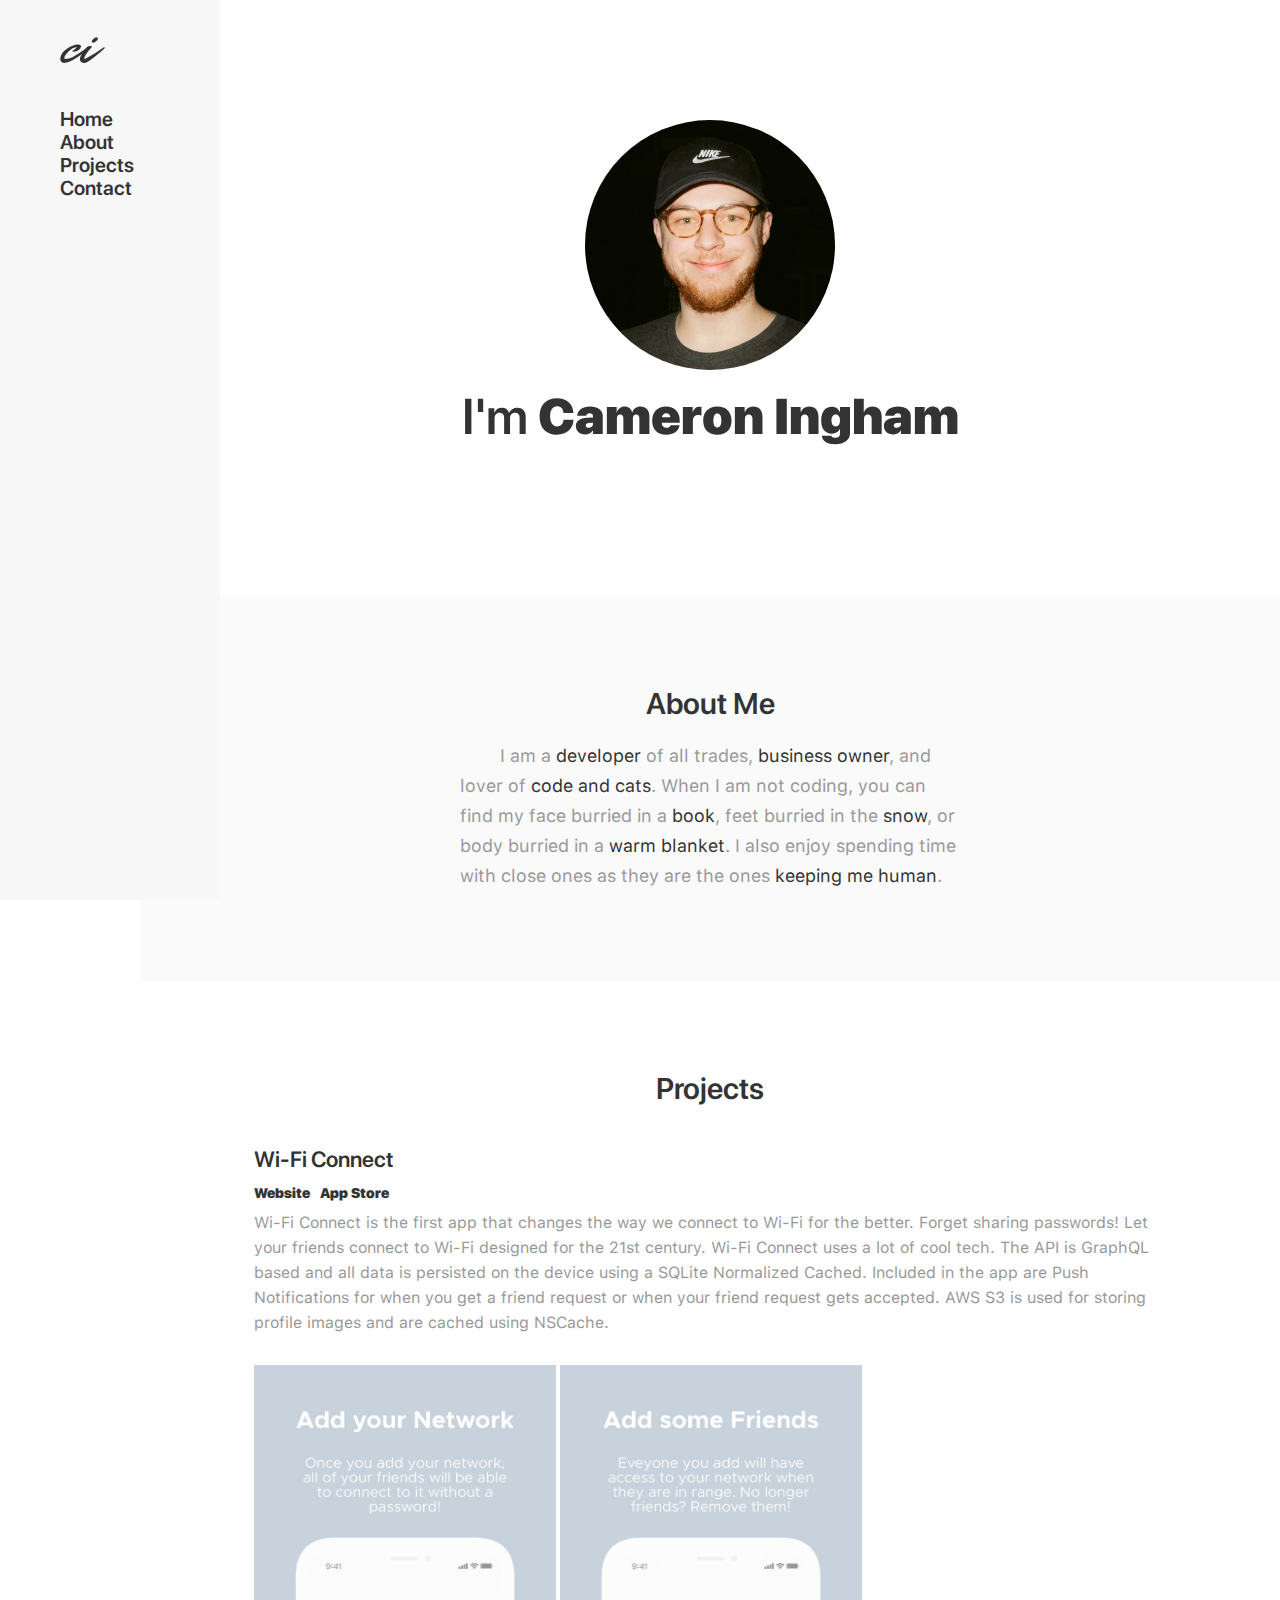
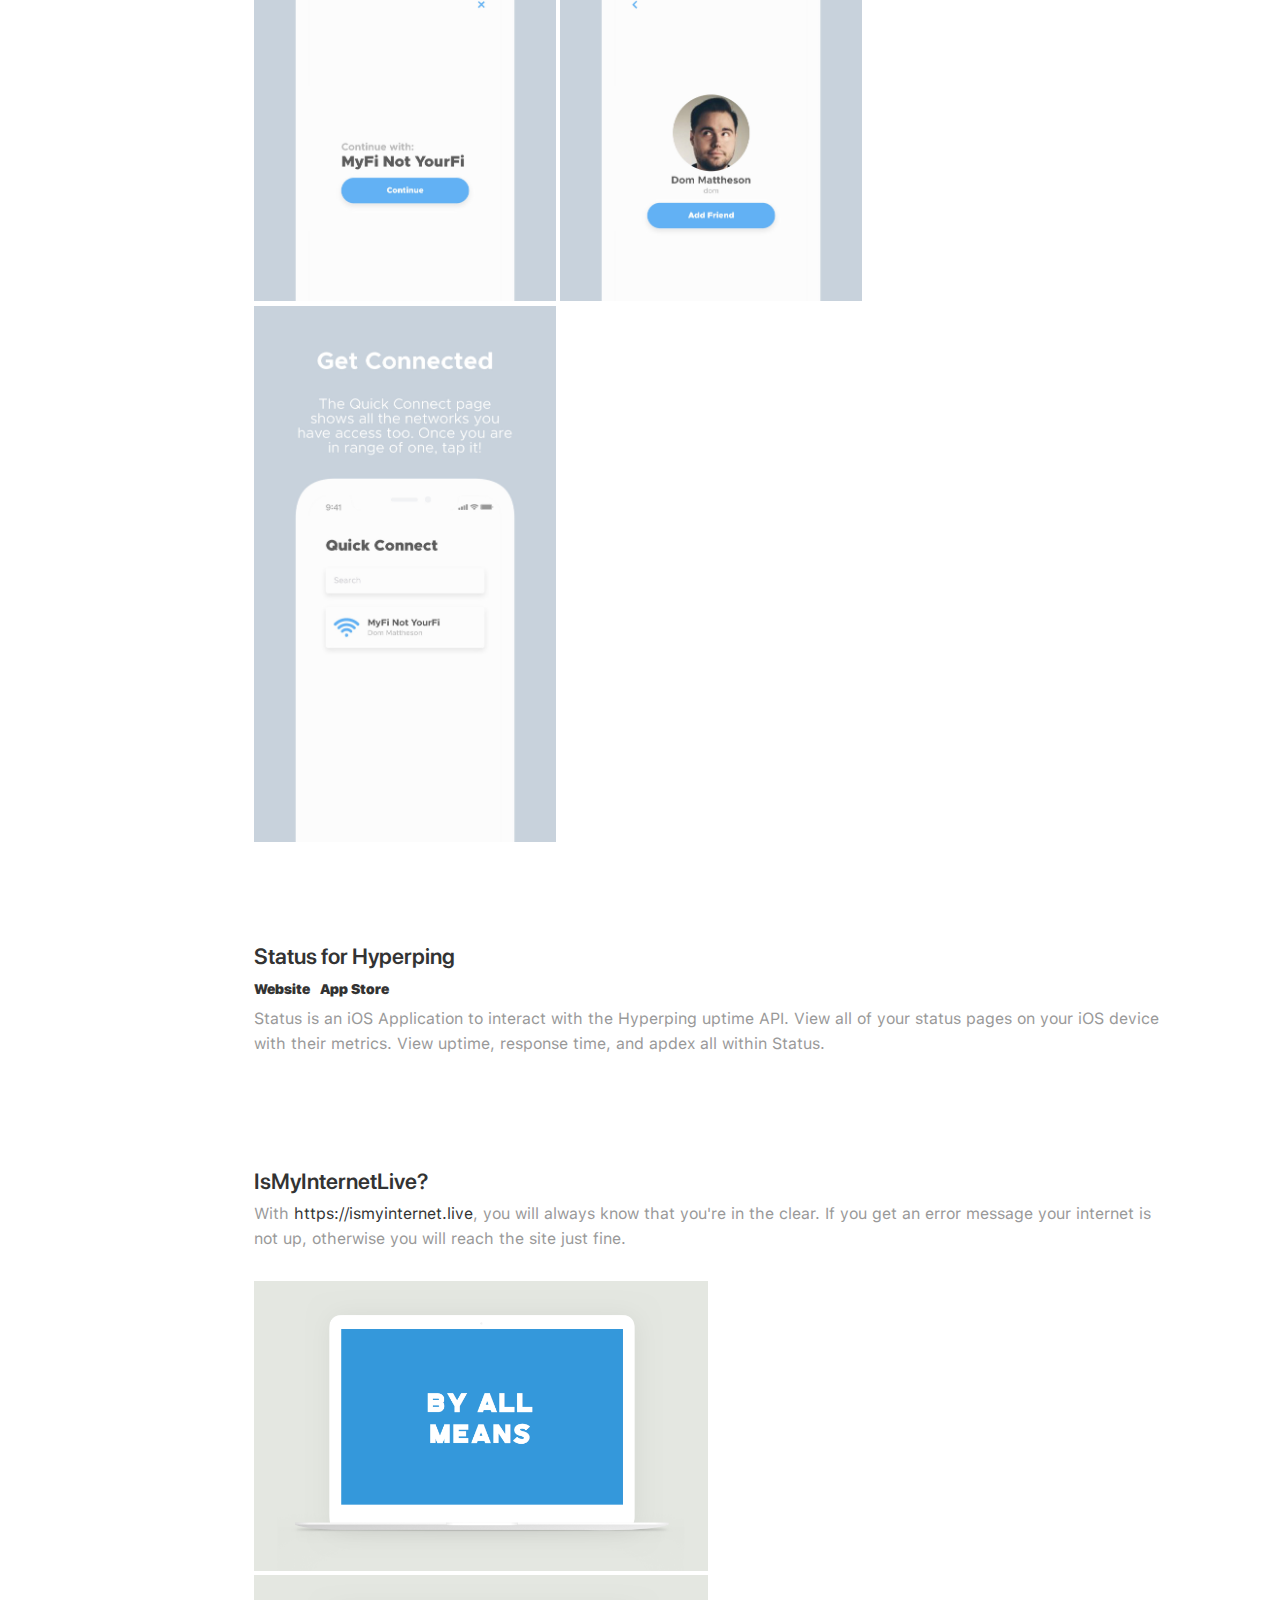
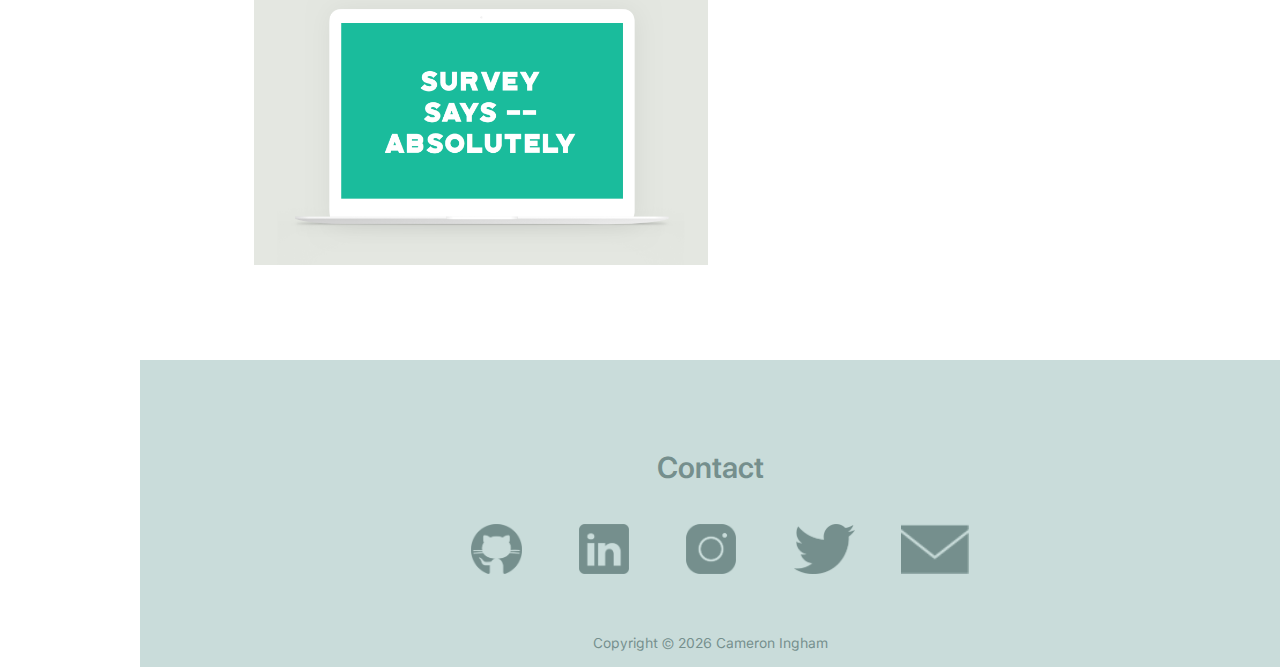
<file: index.html>
<!DOCTYPE html>
<html>
    <head>
        <title>Cameron Ingham</title>
        <link href="assets/styles/normalize.css" rel="stylesheet"/>
        <link href="assets/styles/main.css" rel="stylesheet">
        <link rel="shortcut icon" type="image/x-icon" href="assets/images/favicon.ico">
    </head>
    <body>
        <div id="header">
            <div class="navigation">
                <a href="https://www.cameroningham.com"><p class="logo">ci</p></a>
                <p class="nav"><a href="https://cameroningham.com">Home</a><br/><a href="#about">About</a><br/><a href="#projects">Projects</a><br/><a href="#contact">Contact</a></p>
            </div>
        </div>
        <div class="content">
            <div class="me">
                <img width="250px" src="assets/images/000672290014.jpg" draggable="false" style="-moz-user-select: none;"/><br/>
                <p class="title">I'm <span>Cameron Ingham</span></p>
            </div>
            <div id="about">
                <h1>About Me</h1>
                <p>I am a <a href="https://i.giphy.com/media/3o7qE1YN7aBOFPRw8E/giphy.webp">developer</a> of all trades, <a href="https://astranno.com">business owner</a>, and lover of <a href="https://rforcats.net/assets/img/programmer.png">code and cats</a>. When I am not coding, you can find my face burried in a <a href="https://www.recommendmeabook.com/">book</a>, feet burried in the <a href="https://www.tistheseasonto.be/snowing/">snow</a>, or body burried in a <a href="https://cdn4.vectorstock.com/i/1000x1000/71/68/pop-art-man-covered-in-warm-blanket-vector-20137168.jpg">warm blanket</a>. I also enjoy spending time with close ones as they are the ones <a href="https://en.wikipedia.org/wiki/Insanity">keeping me human</a>.</p>
            </div>
            <div id="projects">
                <h1>Projects</h1>
                <div class="project">
                    <p class="project-title"><a href="https://wificonnect.xyz">Wi-Fi Connect</a></p>
                    <p class="project-links"><a href="https://wificonnect.xyz">Website</a><a href="https://itunes.apple.com/us/app/wi-fi-connect/id1049217112">App Store</a></p>
                    <p class="project-description">Wi-Fi Connect is the first app that changes the way we connect to Wi-Fi for the better. Forget sharing passwords! Let your friends connect to Wi-Fi designed for the 21st century. Wi-Fi Connect uses a lot of cool tech. The API is GraphQL based and all data is persisted on the device using a SQLite Normalized Cached. Included in the app are Push Notifications for when you get a friend request or when your friend request gets accepted. AWS S3 is used for storing profile images and are cached using NSCache.</p>
                    <div class="project-images">
                        <img class="project-image" src="assets/images/projects/wificonnect/1.jpg" width="33.1%">
                        <img class="project-image" src="assets/images/projects/wificonnect/2.jpg" width="33.1%">
                        <img class="project-image" src="assets/images/projects/wificonnect/3.jpg" width="33.1%">
                    </div>
                </div>
                <div class="project">
                    <p class="project-title"><a href="https://statusapp.astranno.com">Status for Hyperping</a></p>
                    <p class="project-links"><a href="https://statusapp.astranno.com">Website</a><a href="#">App Store</a></p>
                    <p class="project-description">Status is an iOS Application to interact with the Hyperping uptime API. View all of your status pages on your iOS device with their metrics. View uptime, response time, and apdex all within Status.</p>
                    <!-- <div class="project-images">
                        <img class="project-image" src="assets/images/projects/wificonnect/1.jpg" width="33.1%">
                        <img class="project-image" src="assets/images/projects/wificonnect/2.jpg" width="33.1%">
                        <img class="project-image" src="assets/images/projects/wificonnect/3.jpg" width="33.1%">
                    </div> -->
                </div>
                <div class="project">
                    <p class="project-title"><a href="https://ismyinternet.live">IsMyInternetLive?</a></p>
                    <p class="project-description">With <a href="https://ismyinternet.live">https://ismyinternet.live</a>, you will always know that you're in the clear. If you get an error message your internet is not up, otherwise you will reach the site just fine.</p>
                    <div class="project-images">
                        <img class="project-image" src="assets/images/projects/internet/1.png" width="49.8%">
                        <img class="project-image" src="assets/images/projects/internet/2.png" width="49.8%">
                    </div>
                </div>
            </div>
            <div id="contact">
                <h1>Contact</h1>
                <div class="social-icons">
                    <a href="https://www.github.com/camji55"><img height="50px" src="assets/images/contact/github.png"/></a>
                    <a href="https://www.linkedin.com/in/cameroningham/"><img height="50px" src="assets/images/contact/linkedin.png"/></a>
                    <a href="https://www.instagram.com/camji55"><img height="50px" src="assets/images/contact/instagram.png"/></a>
                    <a href="https://www.twitter.com/camji55"><img height="50px" src="assets/images/contact/twitter.png"/></a>
                    <a href="mailto:camji555@gmail.com"><img height="50px" src="assets/images/contact/email.png"/></a>
                </div>
            </div>
            <div id="footer">
                <p class="copyright">
                    Copyright &copy; 
                    <script type="text/javascript">document.write(new Date().getFullYear() + " ");</script>
                    <noscript>2018 </noscript>
                    Cameron Ingham
                </p>
            </div>
        </div>
    </body>
</html>
</file>
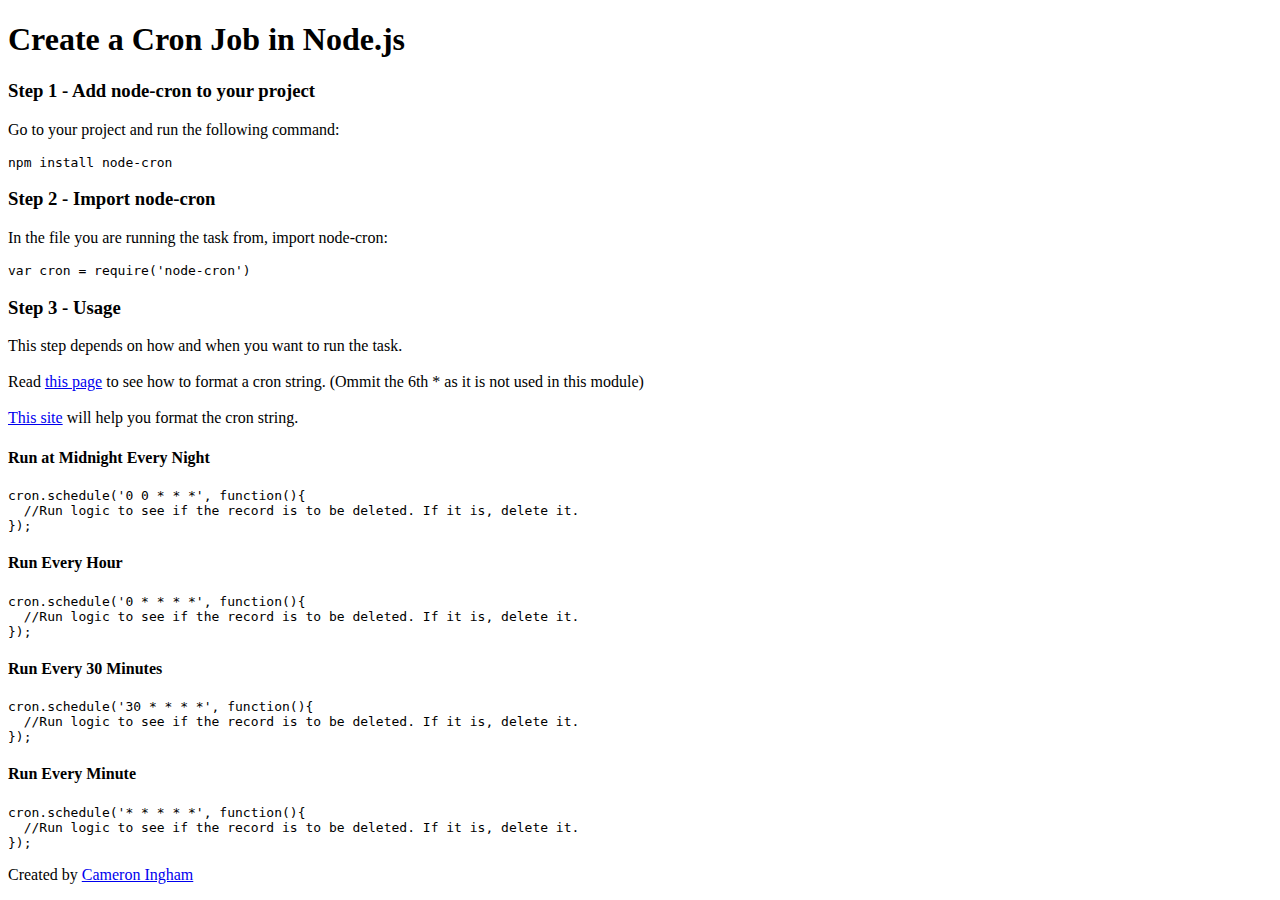
<file: pages/creating-cron-node-js.js/index.html>
﻿<!DOCTYPE html>
<html>

<head>
  <meta charset="utf-8">
  <meta name="viewport" content="width=device-width, initial-scale=1.0">
  <title>Welcome file</title>
  <link rel="stylesheet" href="https://stackedit.io/style.css" />
</head>

<body class="stackedit">
  <div class="stackedit__html"><h1 id="create-a-cron-job-in-node.js">Create a Cron Job in Node.js</h1>
<h3 id="step-1---add-node-cron-to-your-project">Step 1 - Add node-cron to your project</h3>
<p>Go to your project and run the following command:</p>
<pre class=" language-sh"><code class="prism  language-sh">npm install node-cron
</code></pre>
<h3 id="step-2---import-node-cron">Step 2 - Import node-cron</h3>
<p>In the file you are running the task from, import node-cron:</p>
<pre class=" language-javascript"><code class="prism  language-javascript"><span class="token keyword">var</span> cron <span class="token operator">=</span> <span class="token function">require</span><span class="token punctuation">(</span><span class="token string">'node-cron'</span><span class="token punctuation">)</span>
</code></pre>
<h3 id="step-3---usage">Step 3 - Usage</h3>
<p>This step depends on how and when you want to run the task.<br><br>
Read <a href="http://www.nncron.ru/help/EN/working/cron-format.htm">this page</a> to see how to format a cron string. (Ommit the 6th * as it is not used in this module)<br><br>
<a href="https://crontab.guru/#*_*_*_*_*">This site</a> will help you format the cron string.</p>
<h4 id="run-at-midnight-every-night">Run at Midnight Every Night</h4>
<pre class=" language-javascript"><code class="prism  language-javascript">cron<span class="token punctuation">.</span><span class="token function">schedule</span><span class="token punctuation">(</span><span class="token string">'0 0 * * *'</span><span class="token punctuation">,</span> <span class="token keyword">function</span><span class="token punctuation">(</span><span class="token punctuation">)</span><span class="token punctuation">{</span>
  <span class="token comment">//Run logic to see if the record is to be deleted. If it is, delete it.</span>
<span class="token punctuation">}</span><span class="token punctuation">)</span><span class="token punctuation">;</span>
</code></pre>
<h4 id="run-every-hour">Run Every Hour</h4>
<pre class=" language-javascript"><code class="prism  language-javascript">cron<span class="token punctuation">.</span><span class="token function">schedule</span><span class="token punctuation">(</span><span class="token string">'0 * * * *'</span><span class="token punctuation">,</span> <span class="token keyword">function</span><span class="token punctuation">(</span><span class="token punctuation">)</span><span class="token punctuation">{</span>
  <span class="token comment">//Run logic to see if the record is to be deleted. If it is, delete it.</span>
<span class="token punctuation">}</span><span class="token punctuation">)</span><span class="token punctuation">;</span>
</code></pre>
<h4 id="run-every-30-minutes">Run Every 30 Minutes</h4>
<pre class=" language-javascript"><code class="prism  language-javascript">cron<span class="token punctuation">.</span><span class="token function">schedule</span><span class="token punctuation">(</span><span class="token string">'30 * * * *'</span><span class="token punctuation">,</span> <span class="token keyword">function</span><span class="token punctuation">(</span><span class="token punctuation">)</span><span class="token punctuation">{</span>
  <span class="token comment">//Run logic to see if the record is to be deleted. If it is, delete it.</span>
<span class="token punctuation">}</span><span class="token punctuation">)</span><span class="token punctuation">;</span>
</code></pre>
<h4 id="run-every-minute">Run Every Minute</h4>
<pre class=" language-javascript"><code class="prism  language-javascript">cron<span class="token punctuation">.</span><span class="token function">schedule</span><span class="token punctuation">(</span><span class="token string">'* * * * *'</span><span class="token punctuation">,</span> <span class="token keyword">function</span><span class="token punctuation">(</span><span class="token punctuation">)</span><span class="token punctuation">{</span>
  <span class="token comment">//Run logic to see if the record is to be deleted. If it is, delete it.</span>
<span class="token punctuation">}</span><span class="token punctuation">)</span><span class="token punctuation">;</span>
</code></pre>
<p>Created by <a href="https://github.com/Camji55">Cameron Ingham</a></p>
</div>
</body>

</html>
</file>
<file: assets/styles/main.css>
@font-face {
  font-family: "MrDafoe";
  src: url("../fonts/MrDafoe.ttf") format("truetype");
}

@font-face {
  font-family: "SF-Pro-Display-Black";
  src: url("../fonts/SF-Pro-Display-Black.otf");
}

@font-face {
  font-family: "SF-Pro-Display-Semibold";
  src: url("../fonts/SF-Pro-Display-Semibold.otf");
}

@font-face {
  font-family: "SF-Pro-Text-Light";
  src: url("../fonts/SF-Pro-Text-Light.otf");
}

@font-face {
  font-family: "SF-Pro-Text-Regular";
  src: url("../fonts/SF-Pro-Text-Regular.otf");
}

@font-face {
  font-family: "SF-Pro-Display-Light";
  src: url("../fonts/SF-Pro-Display-Light.otf");
}

body {
  color: #333333;
  display: grid;
  grid-gap: 0;
  grid-template-columns: 140px auto;
  grid-template-areas: "navigation content";
}

a {
  color: #333333;
  text-decoration: none;
}

.content {
  grid-area: content;
}

.logo {
  -webkit-transition: 0.15s color linear;
  -moz-transition: 0.15s color linear;
  -moz-transition: 0.15s color linear;
  -ms-transition: 0.15s color linear;
  -o-transition: 0.15s color linear;
  transition: 0.15s color linear;

  font-family: "MrDafoe";
  font-size: 50px;
  margin-left: 50px;
  margin-top: 20px;
}

.logo:hover {
  -webkit-transition: 0.15s color linear;
  -moz-transition: 0.15s color linear;
  -moz-transition: 0.15s color linear;
  -ms-transition: 0.15s color linear;
  -o-transition: 0.15s color linear;
  transition: 0.15s color linear;

  color: #999999;
}

.nav {
  font-size: 20px;
  font-family: "SF-Pro-Display-Light";
  margin-left: 50px;
  margin-top: -20px;
}

.nav a {
  font-family: "SF-Pro-Display-Semibold";
  color: #333333;

  -webkit-transition: 0.15s color linear;
  -moz-transition: 0.15s color linear;
  -moz-transition: 0.15s color linear;
  -ms-transition: 0.15s color linear;
  -o-transition: 0.15s color linear;
  transition: 0.15s color linear, 0.15s color linear;
}

.nav a:hover {
  color: #bbb;

  -webkit-transition: 0.15s color linear;
  -moz-transition: 0.15s color linear;
  -moz-transition: 0.15s color linear;
  -ms-transition: 0.15s color linear;
  -o-transition: 0.15s color linear;
  transition: 0.15s color linear, 0.15s color linear;
}

.navigation {
  position: fixed;
  background-color: #f7f7f7;
  padding: 0px 10px 0px 10px;
  height: 100%;
  grid-area: sidebar;
  width: 200px;
}

.me {
  padding-top: 120px;
  display: grid;
  justify-content: center;
  align-items: center;
}

.me img {
  margin: 0 auto;
  border-radius: 250px;
}

.title {
  font-family: "SF-Pro-Display-Semibold";
  font-size: 50px;
  margin-top: 0px;
}

.title span {
  font-family: "SF-Pro-Display-Black";
  font-size: 50px;
}

#about {
  background-color: #fafafa;
  margin-top: 100px;
  padding: 70px 0px 90px 0px;
  display: grid;
  justify-content: center;
  align-items: center;
}

#about h1 {
  text-align: center;
  font-size: 30px;
  font-family: "SF-Pro-Display-Semibold";
}

#about p {
  font-size: 18px;
  font-family: "SF-Pro-Text-Regular";
  line-height: 30px;
  max-width: 500px;
  margin: 0 auto;
  text-indent: 40px;
  color: #999999;
}

#projects {
  background-color: #ffffff;
  padding: 70px 0px 90px 0px;
  display: grid;
  justify-content: center;
  align-items: center;
}

#projects h1 {
  text-align: center;
  font-size: 30px;
  font-family: "SF-Pro-Display-Semibold";
}

.project {
  width: 80%;
  margin: 0 auto;
}

.project:not(:last-child) {
  margin-bottom: 75px;
}

.project-title {
  font-size: 22px;
  font-family: "SF-Pro-Display-Semibold";
}

.project-links {
  font-size: 14px;
  font-family: "SF-Pro-Display-Black";
  padding-bottom: 10px;
  margin-top: -10px;
}

.project-links a {
  color: #333;

  -webkit-transition: 0.15s color linear;
  -moz-transition: 0.15s color linear;
  -moz-transition: 0.15s color linear;
  -ms-transition: 0.15s color linear;
  -o-transition: 0.15s color linear;
  transition: 0.15s color linear, 0.15s color linear;
}

.project-links a:hover {
  color: #bbb;

  -webkit-transition: 0.15s color linear;
  -moz-transition: 0.15s color linear;
  -moz-transition: 0.15s color linear;
  -ms-transition: 0.15s color linear;
  -o-transition: 0.15s color linear;
  transition: 0.15s color linear, 0.15s color linear;
}

.project-links a:not(:last-child) {
  padding-right: 10px;
}

.project-description {
  margin-top: -15px;
  font-size: 16px;
  font-family: "SF-Pro-Text-Regular";
  color: #999999;
  line-height: 25px;
}

.project-images {
  margin-top: 30px;
}

.project-image {
  margin: 0;
  padding: 0;
}

#contact {
  background-color: #c9dcda;
  color: #758f8d;
  padding: 70px 0px 40px 0px;
  display: grid;
  justify-content: center;
  align-items: center;
}

#contact h1 {
  text-align: center;
  font-size: 30px;
  font-family: "SF-Pro-Display-Semibold";
}

.social-icons {
  margin-top: 20px;
  display: grid;
  grid-template-columns: repeat(5, 1fr);
  grid-column-gap: 40px;
  margin-left: 20px;
}

.social-icons img {
  -webkit-transition: 0.15s -webkit-filter linear;
  -moz-transition: 0.15s -moz-filter linear;
  -moz-transition: 0.15s filter linear;
  -ms-transition: 0.15s -ms-filter linear;
  -o-transition: 0.15s -o-filter linear;
  transition: 0.15s filter linear, 0.15s -webkit-filter linear;
}

.social-icons img:hover {
  -webkit-transition: 0.15s -webkit-filter linear;
  -moz-transition: 0.15s -moz-filter linear;
  -moz-transition: 0.15s filter linear;
  -ms-transition: 0.15s -ms-filter linear;
  -o-transition: 0.15s -o-filter linear;
  transition: 0.15s filter linear, 0.15s -webkit-filter linear;

  -webkit-filter: opacity(0.5);
  -moz-filter: opacity(0.5);
  -ms-filter: opacity(0.5);
  -o-filter: opacity(0.5);
  filter: opacity(0.5);
}

#footer {
  background-color: #c9dcda;
  padding: 2px 0px 2px 0px;
  display: grid;
  justify-content: center;
  align-items: center;
  text-align: center;
  margin: 0 auto;
}

#footer .copyright {
  font-size: 14px;
  font-family: "SF-Pro-Text-Regular";
  color: #758f8d;
}
</file>
